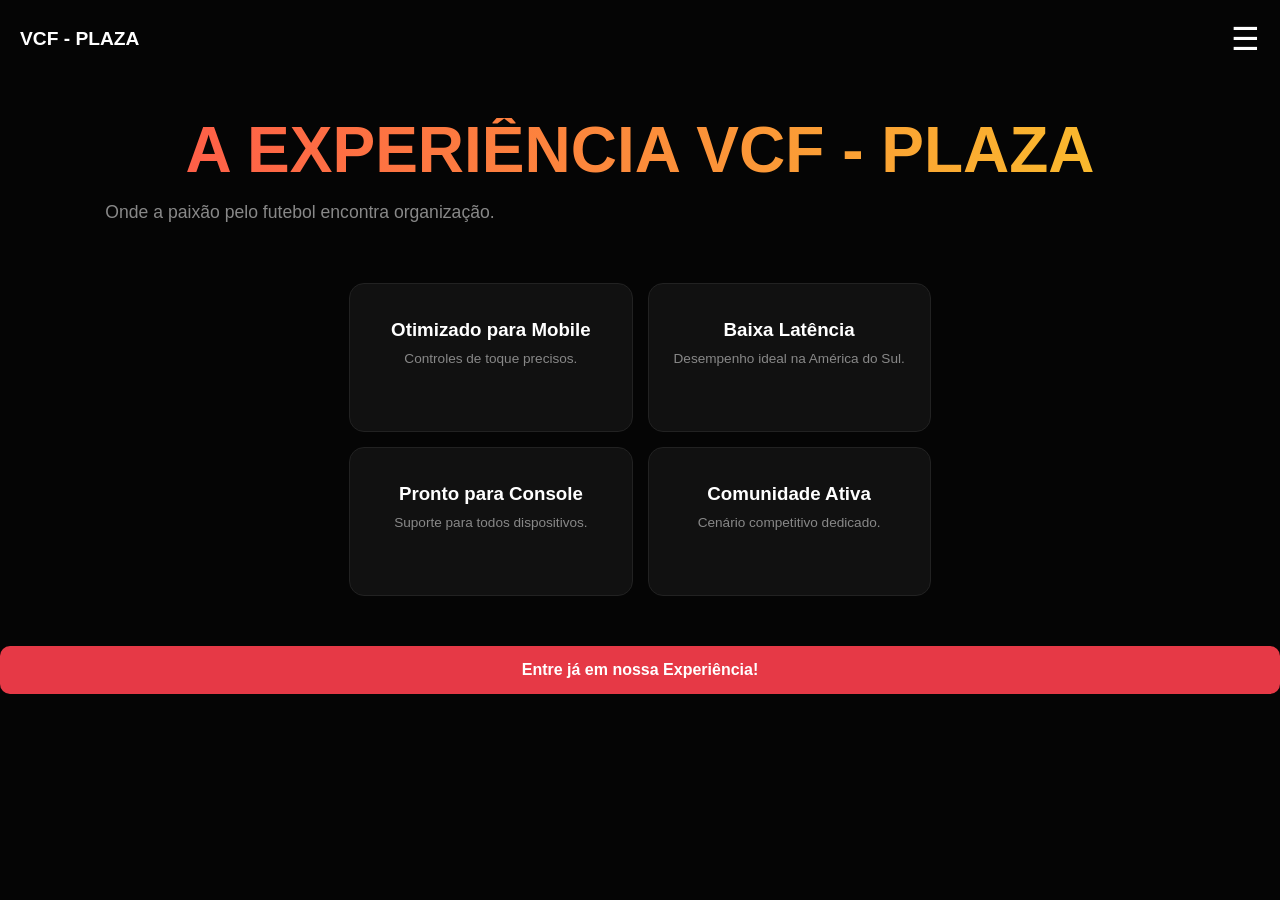
<file: experiencia.html>
<!DOCTYPE html>
<html lang="pt-br">
<head>
    <meta charset="UTF-8">
    <meta name="viewport" content="width=device-width, initial-scale=1.0">
    <title>Experiência VCF - Plaza</title>
    <link rel="stylesheet" href="style.css">
    <style>
        /* Estilo específico para os cards desta página */
        body { background: #050505; color: white; font-family: sans-serif; margin: 0; text-align: center; }
        .grid { display: grid; grid-template-columns: 1fr; gap: 15px; padding: 20px; max-width: 800px; margin: 0 auto; }
        .card { background: #111; border: 1px solid #222; padding: 25px; border-radius: 15px; text-align: center; }
        .card h3 { margin: 10px 0; color: white; }
        .card p { color: #888; font-size: 0.85rem; }
        @media (min-width: 600px) { .grid { grid-template-columns: 1fr 1fr; } }
        
        /* Menu que estava sumindo */
        #nav-menu { display: none; position: absolute; top: 70px; right: 20px; background: #111; padding: 20px; border-radius: 10px; flex-direction: column; gap: 10px; z-index: 1000; border: 1px solid #333; }
        #nav-menu.active { display: flex; }
        #nav-menu a { color: white; text-decoration: none; font-weight: bold; }
    </style>
</head>
<body>
    <header style="display: flex; justify-content: space-between; padding: 20px; align-items: center;">
        <div class="logo">VCF - PLAZA</div>
        <div class="menu-icon" onclick="toggleMenu()" style="font-size: 2rem; cursor: pointer;">☰</div>
        <nav id="nav-menu">
            <a href="index.html">Início</a>
            <a href="experiencia.html">Experiência</a>
        </nav>
    </header>

    <h1 style="margin-top: 40px;">A EXPERIÊNCIA VCF - PLAZA</h1>
    <p style="color: #888;">Onde a paixão pelo futebol encontra organização.</p>

    <div class="grid">
        <div class="card"><h3>Otimizado para Mobile</h3><p>Controles de toque precisos.</p></div>
        <div class="card"><h3>Baixa Latência</h3><p>Desempenho ideal na América do Sul.</p></div>
        <div class="card"><h3>Pronto para Console</h3><p>Suporte para todos dispositivos.</p></div>
        <div class="card"><h3>Comunidade Ativa</h3><p>Cenário competitivo dedicado.</p></div>
    </div>

    <a href="LINK_DO_SEU_DISCORD" class="btn-primary" style="display: inline-block; background: #e63946; color: white; padding: 15px 30px; border-radius: 10px; text-decoration: none; font-weight: bold; margin-top: 30px;">Entre já em nossa Experiência!</a>

    <script>
        function toggleMenu() {
            document.getElementById('nav-menu').classList.toggle('active');
        }
    </script>
</body>
</html>
</file>
<file: style.css>
/* Configurações Gerais */
* {
    margin: 0;
    padding: 0;
    box-sizing: border-box;
    font-family: 'Inter', sans-serif;
}

body {
    background: url('https://i.postimg.cc/4dNtrGP7/no-Filter.png') no-repeat center center/cover;
    height: 100vh;
    color: white;
    display: flex;
    flex-direction: column;
    overflow: hidden;
}

/* Camada escura para o texto aparecer */
.overlay {
    position: absolute;
    top: 0; left: 0; width: 100%; height: 100%;
    background: rgba(0, 0, 0, 0.7);
    z-index: 1;
}

header, .hero {
    position: relative;
    z-index: 2; /* Garante que o texto fique acima do fundo escuro */
}

/* Cabeçalho */
header {
    padding: 20px 50px;
    display: flex;
    justify-content: space-between;
    align-items: center;
}

.logo {
    display: flex;
    align-items: center;
    gap: 10px;
    font-weight: bold;
    font-size: 1.2rem;
}

/* Título Principal com o Gradient (Degradê) */
.hero {
    flex: 1;
    display: flex;
    flex-direction: column;
    justify-content: center;
    align-items: center;
    text-align: center;
    padding: 20px;
}

h1 {
    font-size: 4rem;
    font-weight: 900;
    line-height: 1;
    margin-bottom: 20px;
    text-transform: uppercase;
    /* Efeito de Degradê no Texto */
    background: linear-gradient(to right, #ff4d4d, #f9cb28);
    -webkit-background-clip: text;
    -webkit-text-fill-color: transparent;
}

p {
    max-width: 600px;
    font-size: 1.1rem;
    color: #cccccc;
    margin-bottom: 40px;
}

/* Botões */
.buttons {
    display: flex;
    gap: 20px;
}

a {
    text-decoration: none;
    padding: 15px 30px;
    border-radius: 8px;
    font-weight: bold;
    display: flex;
    align-items: center;
    gap: 10px;
    transition: 0.3s;
}

.btn-primary {
    background-color: #e63946;
    color: white;
}

.btn-primary:hover {
    background-color: #bd2f3a;
}

.btn-secondary {
    background-color: rgba(255, 255, 255, 0.05);
    border: 1px solid #444;
    color: white;
}

.btn-secondary:hover {
    background-color: rgba(255, 255, 255, 0.1);
      }
</file>
